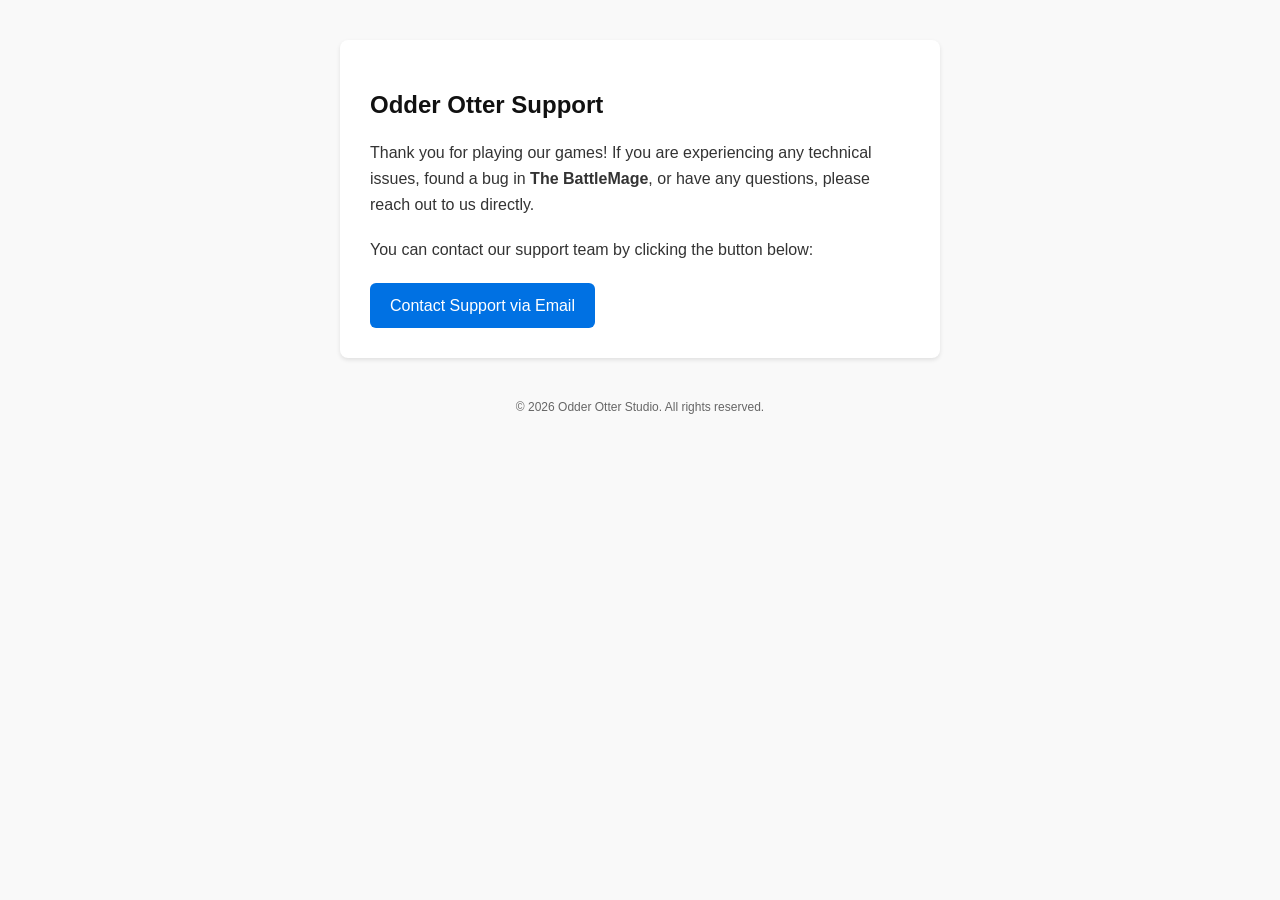
<file: index.html>
<!DOCTYPE html>
<html lang="en">
<head>
    <meta charset="UTF-8">
    <meta name="viewport" content="width=device-width, initial-scale=1.0">
    <title>Odder Otter - Support</title>
    <style>
        body {
            font-family: -apple-system, BlinkMacSystemFont, "Segoe UI", Roboto, Helvetica, Arial, sans-serif;
            line-height: 1.6;
            color: #333;
            max-width: 600px;
            margin: 40px auto;
            padding: 0 20px;
            background-color: #f9f9f9;
        }
        .container {
            background: #fff;
            padding: 30px;
            border-radius: 8px;
            box-shadow: 0 2px 4px rgba(0,0,0,0.1);
        }
        h1 {
            color: #111;
            font-size: 24px;
            margin-bottom: 10px;
        }
        p {
            margin-bottom: 20px;
        }
        .btn {
            display: inline-block;
            background: #0071e3;
            color: #fff;
            padding: 10px 20px;
            text-decoration: none;
            border-radius: 6px;
            font-weight: 500;
        }
        .btn:hover {
            background: #0077ed;
        }
        .footer {
            margin-top: 40px;
            font-size: 12px;
            color: #666;
            text-align: center;
        }
    </style>
</head>
<body>
    <div class="container">
        <h1>Odder Otter Support</h1>
        <p>Thank you for playing our games! If you are experiencing any technical issues, found a bug in <strong>The BattleMage</strong>, or have any questions, please reach out to us directly.</p>
        
        <p>You can contact our support team by clicking the button below:</p>
        
        <a href="mailto:thomasjwaggoner@gmail.com?subject=The%20BattleMage%20Support%20Request" class="btn">Contact Support via Email</a>
    </div>
    <div class="footer">
        &copy; 2026 Odder Otter Studio. All rights reserved.
    </div>
</body>
</html>
</file>
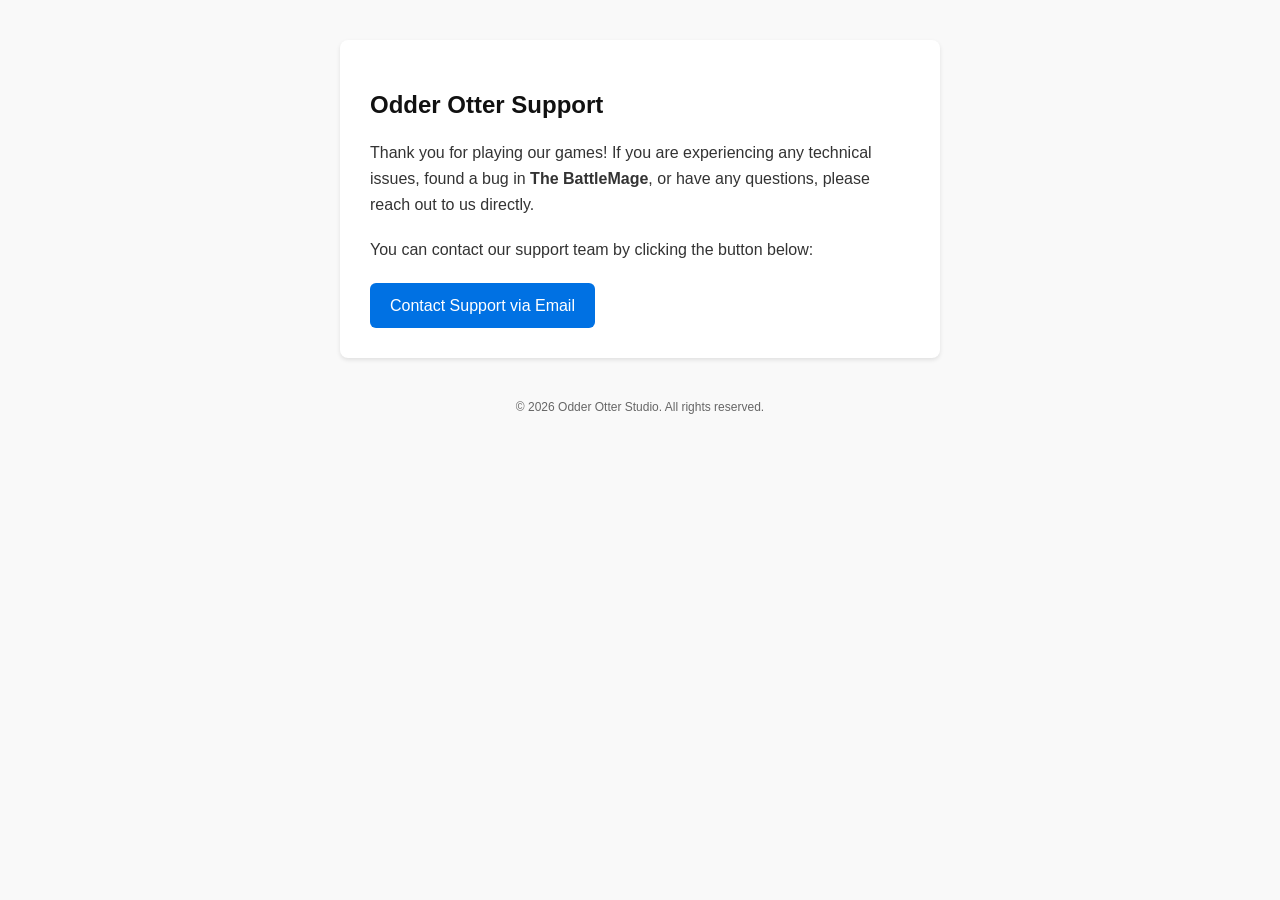
<file: battlemage-support/index.html>
<!DOCTYPE html>
<html lang="en">
<head>
    <meta charset="UTF-8">
    <meta name="viewport" content="width=device-width, initial-scale=1.0">
    <title>The BattleMage - Support</title>
    <style>
        body {
            font-family: -apple-system, BlinkMacSystemFont, "Segoe UI", Roboto, Helvetica, Arial, sans-serif;
            line-height: 1.6;
            color: #333;
            max-width: 600px;
            margin: 40px auto;
            padding: 0 20px;
            background-color: #f9f9f9;
        }
        .container {
            background: #fff;
            padding: 30px;
            border-radius: 8px;
            box-shadow: 0 2px 4px rgba(0,0,0,0.1);
        }
        h1 {
            color: #111;
            font-size: 24px;
            margin-bottom: 10px;
        }
        p {
            margin-bottom: 20px;
        }
        .btn {
            display: inline-block;
            background: #0071e3;
            color: #fff;
            padding: 10px 20px;
            text-decoration: none;
            border-radius: 6px;
            font-weight: 500;
        }
        .btn:hover {
            background: #0077ed;
        }
        .footer {
            margin-top: 40px;
            font-size: 12px;
            color: #666;
            text-align: center;
        }
    </style>
</head>
<body>
    <div class="container">
        <h1>Odder Otter Support</h1>
        <p>Thank you for playing our games! If you are experiencing any technical issues, found a bug in <strong>The BattleMage</strong>, or have any questions, please reach out to us directly.</p>
        
        <p>You can contact our support team by clicking the button below:</p>
        
        <a href="mailto:thomasjwaggoner@gmail.com?subject=The%20BattleMage%20Support%20Request" class="btn">Contact Support via Email</a>
    </div>
    <div class="footer">
        &copy; 2026 Odder Otter Studio. All rights reserved.
    </div>
</body>
</html>
</file>
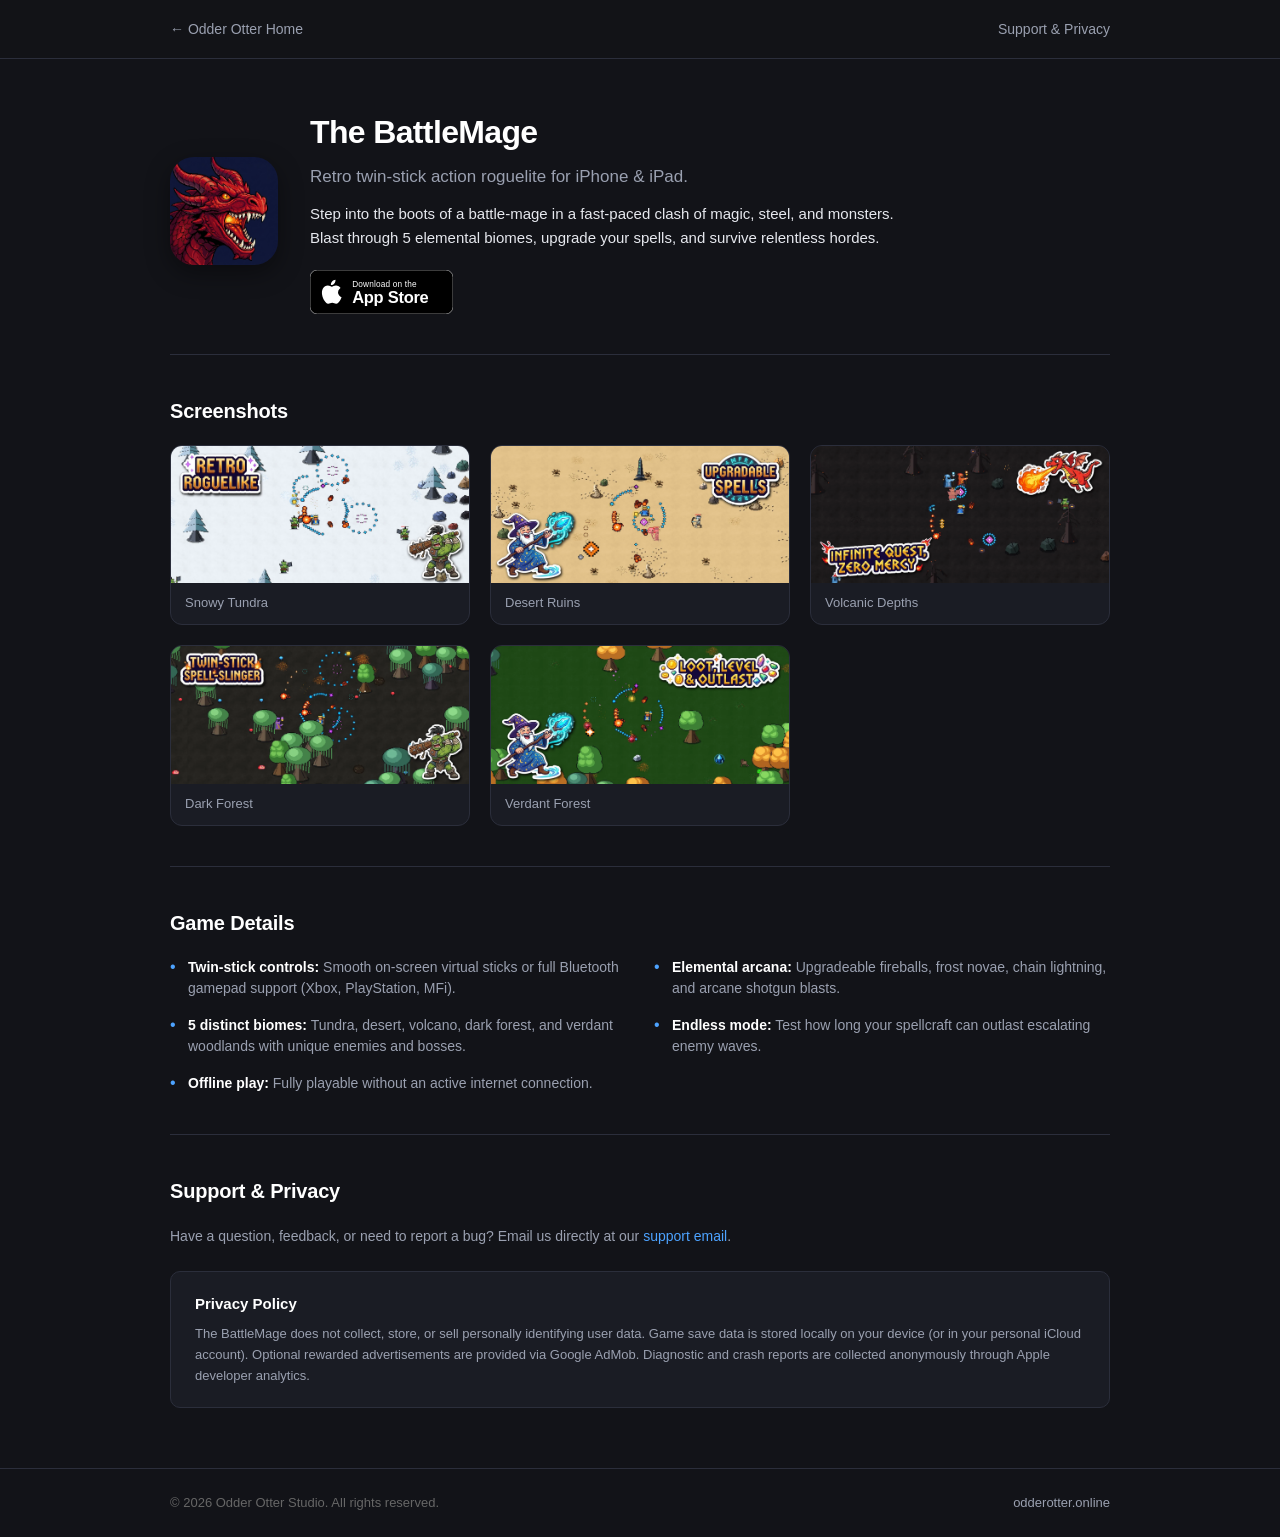
<file: battlemage/index.html>
<!DOCTYPE html>
<html lang="en">
<head>
  <meta charset="UTF-8">
  <meta name="viewport" content="width=device-width, initial-scale=1.0">
  <title>The BattleMage - iOS Roguelite</title>
  <meta name="description" content="The BattleMage is a fast-paced retro twin-stick action roguelite for iPhone and iPad.">

  <!-- Icons -->
  <link rel="icon" type="image/png" href="./assets/favicon.png">
  <link rel="apple-touch-icon" href="./assets/icon.png">

  <!-- Styles -->
  <link rel="stylesheet" href="./style.css">
</head>
<body>
  <header>
    <div class="wrap header-inner">
      <a href="https://odderotter.online/" class="back-link">&larr; Odder Otter Home</a>
      <a href="#support" class="nav-link">Support &amp; Privacy</a>
    </div>
  </header>

  <main class="wrap">
    <!-- Hero -->
    <section class="hero">
      <img src="./assets/icon.png" alt="The BattleMage App Icon" class="app-icon">
      <div class="hero-text">
        <h1>The BattleMage</h1>
        <p class="tagline">Retro twin-stick action roguelite for iPhone &amp; iPad.</p>
        <p class="description">
          Step into the boots of a battle-mage in a fast-paced clash of magic, steel, and monsters. Blast through 5 elemental biomes, upgrade your spells, and survive relentless hordes.
        </p>
        <div class="cta-row">
          <a href="https://apps.apple.com/us/app/the-battlemage/id6809567629" class="appstore-btn" target="_blank" rel="noopener">
            <img src="./assets/badges/app-store.svg" alt="Download on the App Store">
          </a>
        </div>
      </div>
    </section>

    <!-- Screenshots -->
    <section class="screenshots-section">
      <h2>Screenshots</h2>
      <div class="gallery">
        <div class="screenshot-item">
          <img src="./assets/screenshots/1_tundra.webp" alt="Snowy Tundra">
          <span class="caption">Snowy Tundra</span>
        </div>
        <div class="screenshot-item">
          <img src="./assets/screenshots/2_desert.webp" alt="Desert Ruins">
          <span class="caption">Desert Ruins</span>
        </div>
        <div class="screenshot-item">
          <img src="./assets/screenshots/3_volcano.webp" alt="Volcanic Depths">
          <span class="caption">Volcanic Depths</span>
        </div>
        <div class="screenshot-item">
          <img src="./assets/screenshots/4_dark_forest.webp" alt="Dark Forest">
          <span class="caption">Dark Forest</span>
        </div>
        <div class="screenshot-item">
          <img src="./assets/screenshots/5_verdant_forest.webp" alt="Verdant Forest">
          <span class="caption">Verdant Forest</span>
        </div>
      </div>
    </section>

    <!-- Basic Information -->
    <section class="info-section">
      <h2>Game Details</h2>
      <ul class="info-list">
        <li><strong>Twin-stick controls:</strong> Smooth on-screen virtual sticks or full Bluetooth gamepad support (Xbox, PlayStation, MFi).</li>
        <li><strong>Elemental arcana:</strong> Upgradeable fireballs, frost novae, chain lightning, and arcane shotgun blasts.</li>
        <li><strong>5 distinct biomes:</strong> Tundra, desert, volcano, dark forest, and verdant woodlands with unique enemies and bosses.</li>
        <li><strong>Endless mode:</strong> Test how long your spellcraft can outlast escalating enemy waves.</li>
        <li><strong>Offline play:</strong> Fully playable without an active internet connection.</li>
      </ul>
    </section>

    <!-- Support & Privacy -->
    <section class="support-section" id="support">
      <h2>Support &amp; Privacy</h2>
      <p>
        Have a question, feedback, or need to report a bug? Email us directly at our <a href="mailto:thomasjwaggoner@gmail.com?subject=The%20BattleMage%20Support">support email</a>.
      </p>

      <div class="privacy-note">
        <h3>Privacy Policy</h3>
        <p>
          The BattleMage does not collect, store, or sell personally identifying user data. Game save data is stored locally on your device (or in your personal iCloud account). Optional rewarded advertisements are provided via Google AdMob. Diagnostic and crash reports are collected anonymously through Apple developer analytics.
        </p>
      </div>
    </section>
  </main>

  <footer>
    <div class="wrap footer-inner">
      <span>&copy; 2026 Odder Otter Studio. All rights reserved.</span>
      <a href="https://odderotter.online/">odderotter.online</a>
    </div>
  </footer>
</body>
</html>
</file>
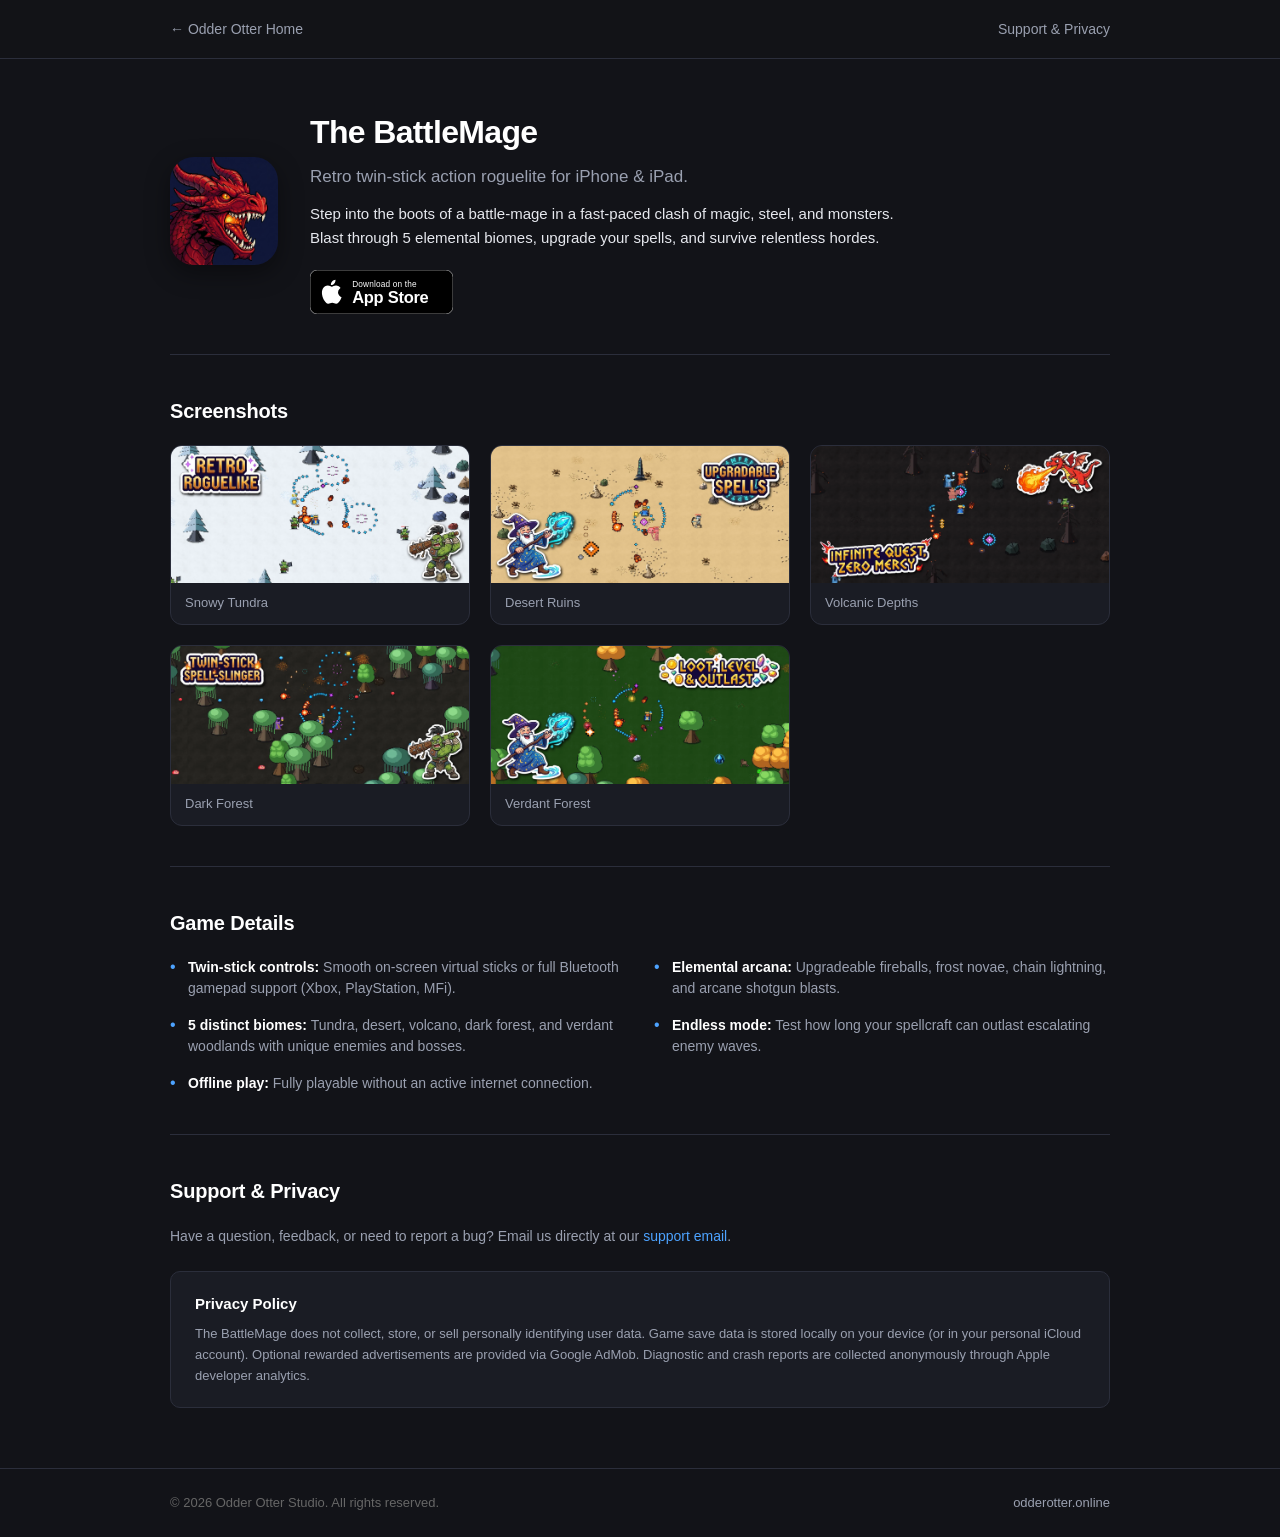
<file: WizardsJourney/index.html>
<!DOCTYPE html>
<html lang="en">
<head>
  <meta charset="UTF-8">
  <meta http-equiv="refresh" content="0; url=/battlemage/">
  <link rel="canonical" href="https://odderotter.online/battlemage/">
  <title>Redirecting to The BattleMage</title>
  <script>
    window.location.replace("/battlemage/");
  </script>
</head>
<body>
  <p>Wizard's Journey is now The BattleMage. If you are not redirected automatically, follow this <a href="/battlemage/">link to The BattleMage</a>.</p>
</body>
</html>
</file>
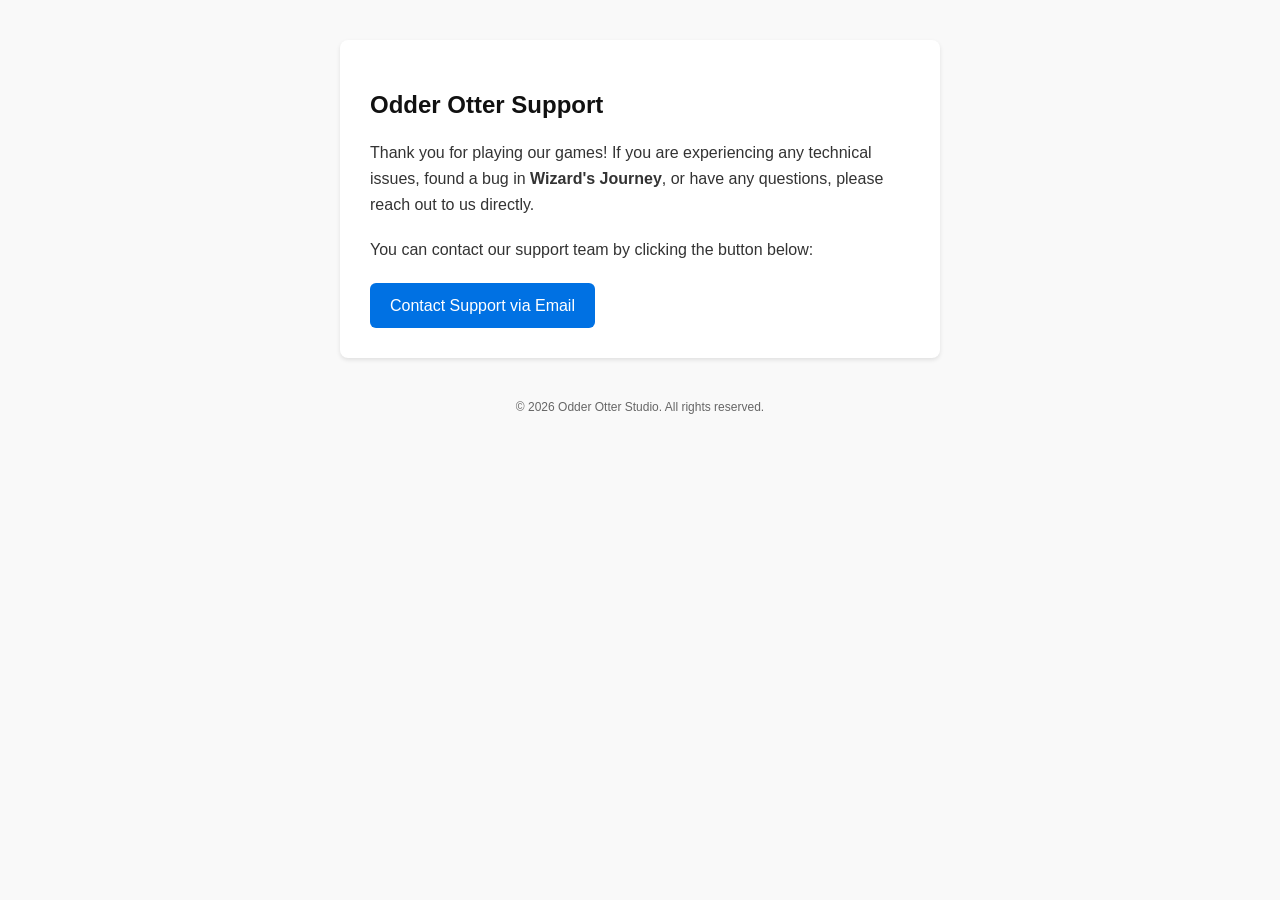
<file: contactus.html>
<!DOCTYPE html>
<html lang="en">
<head>
    <meta charset="UTF-8">
    <meta name="viewport" content="width=device-width, initial-scale=1.0">
    <title>Odder Otter - Support</title>
    <style>
        body {
            font-family: -apple-system, BlinkMacSystemFont, "Segoe UI", Roboto, Helvetica, Arial, sans-serif;
            line-height: 1.6;
            color: #333;
            max-width: 600px;
            margin: 40px auto;
            padding: 0 20px;
            background-color: #f9f9f9;
        }
        .container {
            background: #fff;
            padding: 30px;
            border-radius: 8px;
            box-shadow: 0 2px 4px rgba(0,0,0,0.1);
        }
        h1 {
            color: #111;
            font-size: 24px;
            margin-bottom: 10px;
        }
        p {
            margin-bottom: 20px;
        }
        .btn {
            display: inline-block;
            background: #0071e3;
            color: #fff;
            padding: 10px 20px;
            text-decoration: none;
            border-radius: 6px;
            font-weight: 500;
        }
        .btn:hover {
            background: #0077ed;
        }
        .footer {
            margin-top: 40px;
            font-size: 12px;
            color: #666;
            text-align: center;
        }
    </style>
</head>
<body>
    <div class="container">
        <h1>Odder Otter Support</h1>
        <p>Thank you for playing our games! If you are experiencing any technical issues, found a bug in <strong>Wizard's Journey</strong>, or have any questions, please reach out to us directly.</p>
        
        <p>You can contact our support team by clicking the button below:</p>
        
        <a href="mailto:support@yourdomain.com?subject=Wizards%20Journey%20Support%20Request" class="btn">Contact Support via Email</a>
    </div>
    <div class="footer">
        &copy; 2026 Odder Otter Studio. All rights reserved.
    </div>
</body>
</html>
</file>
<file: battlemage/style.css>
/* =========================================================
   The BattleMage - Clean Indie Game Landing Page
   Simple, fast, responsive, zero fluff.
   ========================================================= */

:root {
  --bg: #121318;
  --bg-card: #1a1c24;
  --border: #2b2e3b;
  --text: #e6e8ee;
  --text-dim: #9aa0b0;
  --link: #4da3ff;
  --font: -apple-system, BlinkMacSystemFont, "Segoe UI", Roboto, Helvetica, Arial, sans-serif;
}

* {
  box-sizing: border-box;
  margin: 0;
  padding: 0;
}

body {
  background-color: var(--bg);
  color: var(--text);
  font-family: var(--font);
  line-height: 1.6;
  -webkit-font-smoothing: antialiased;
}

.wrap {
  max-width: 980px;
  margin: 0 auto;
  padding: 0 20px;
}

/* Header */
header {
  border-bottom: 1px solid var(--border);
  padding: 18px 0;
  background-color: rgba(18, 19, 24, 0.95);
}

.header-inner {
  display: flex;
  justify-content: space-between;
  align-items: center;
}

.back-link, .nav-link {
  color: var(--text-dim);
  text-decoration: none;
  font-size: 14px;
  font-weight: 500;
  transition: color 0.15s;
}

.back-link:hover, .nav-link:hover {
  color: var(--text);
}

/* Hero */
.hero {
  display: flex;
  align-items: center;
  gap: 32px;
  padding: 48px 0 40px;
  border-bottom: 1px solid var(--border);
}

.app-icon {
  width: 108px;
  height: 108px;
  border-radius: 24px;
  box-shadow: 0 8px 24px rgba(0, 0, 0, 0.4);
  flex-shrink: 0;
}

.hero-text h1 {
  font-size: 32px;
  font-weight: 700;
  letter-spacing: -0.02em;
  color: #fff;
  margin-bottom: 4px;
}

.tagline {
  font-size: 17px;
  font-weight: 500;
  color: var(--text-dim);
  margin-bottom: 12px;
}

.description {
  font-size: 15px;
  color: var(--text);
  max-width: 620px;
  margin-bottom: 20px;
  line-height: 1.6;
}

.cta-row {
  display: flex;
  align-items: center;
  gap: 16px;
}

.appstore-btn {
  display: inline-block;
  line-height: 0;
  transition: opacity 0.15s;
}

.appstore-btn:hover {
  opacity: 0.85;
}

.appstore-btn img {
  height: 44px;
  width: auto;
  display: block;
}

/* Headings */
h2 {
  font-size: 20px;
  font-weight: 600;
  color: #fff;
  margin-bottom: 18px;
  letter-spacing: -0.01em;
}

/* Screenshots Gallery */
.screenshots-section {
  padding: 40px 0;
  border-bottom: 1px solid var(--border);
}

.gallery {
  display: grid;
  grid-template-columns: repeat(auto-fit, minmax(280px, 1fr));
  gap: 20px;
}

.screenshot-item {
  background: var(--bg-card);
  border: 1px solid var(--border);
  border-radius: 12px;
  overflow: hidden;
  transition: transform 0.15s, border-color 0.15s;
}

.screenshot-item:hover {
  transform: translateY(-2px);
  border-color: #3f4455;
}

.screenshot-item img {
  width: 100%;
  height: auto;
  display: block;
}

.screenshot-item .caption {
  display: block;
  padding: 10px 14px;
  font-size: 13px;
  font-weight: 500;
  color: var(--text-dim);
}

/* Info List */
.info-section {
  padding: 40px 0;
  border-bottom: 1px solid var(--border);
}

.info-list {
  list-style: none;
  display: grid;
  grid-template-columns: 1fr 1fr;
  gap: 16px 28px;
}

.info-list li {
  font-size: 14px;
  color: var(--text-dim);
  line-height: 1.5;
  position: relative;
  padding-left: 18px;
}

.info-list li::before {
  content: "•";
  position: absolute;
  left: 0;
  color: var(--link);
  font-size: 16px;
  line-height: 1.2;
}

.info-list strong {
  color: #fff;
}

/* Support & Privacy */
.support-section {
  padding: 40px 0 60px;
}

.support-section p {
  font-size: 14px;
  color: var(--text-dim);
  margin-bottom: 24px;
}

.support-section a {
  color: var(--link);
  text-decoration: none;
}

.support-section a:hover {
  text-decoration: underline;
}

.privacy-note {
  background: var(--bg-card);
  border: 1px solid var(--border);
  border-radius: 10px;
  padding: 20px 24px;
}

.privacy-note h3 {
  font-size: 15px;
  color: #fff;
  margin-bottom: 8px;
}

.privacy-note p {
  font-size: 13px;
  color: var(--text-dim);
  line-height: 1.6;
  margin-bottom: 0;
}

/* Footer */
footer {
  border-top: 1px solid var(--border);
  padding: 24px 0;
  font-size: 13px;
  color: #666;
}

.footer-inner {
  display: flex;
  justify-content: space-between;
  align-items: center;
}

.footer-inner a {
  color: var(--text-dim);
  text-decoration: none;
}

.footer-inner a:hover {
  color: #fff;
}

/* Mobile Responsiveness */
@media (max-width: 680px) {
  .hero {
    flex-direction: column;
    text-align: center;
    gap: 20px;
    padding: 36px 0 28px;
  }

  .hero-text h1 {
    font-size: 26px;
  }

  .cta-row {
    justify-content: center;
  }

  .gallery {
    grid-template-columns: 1fr;
    gap: 16px;
  }

  .info-list {
    grid-template-columns: 1fr;
    gap: 14px;
  }

  .footer-inner {
    flex-direction: column;
    gap: 8px;
    text-align: center;
  }
}
</file>
